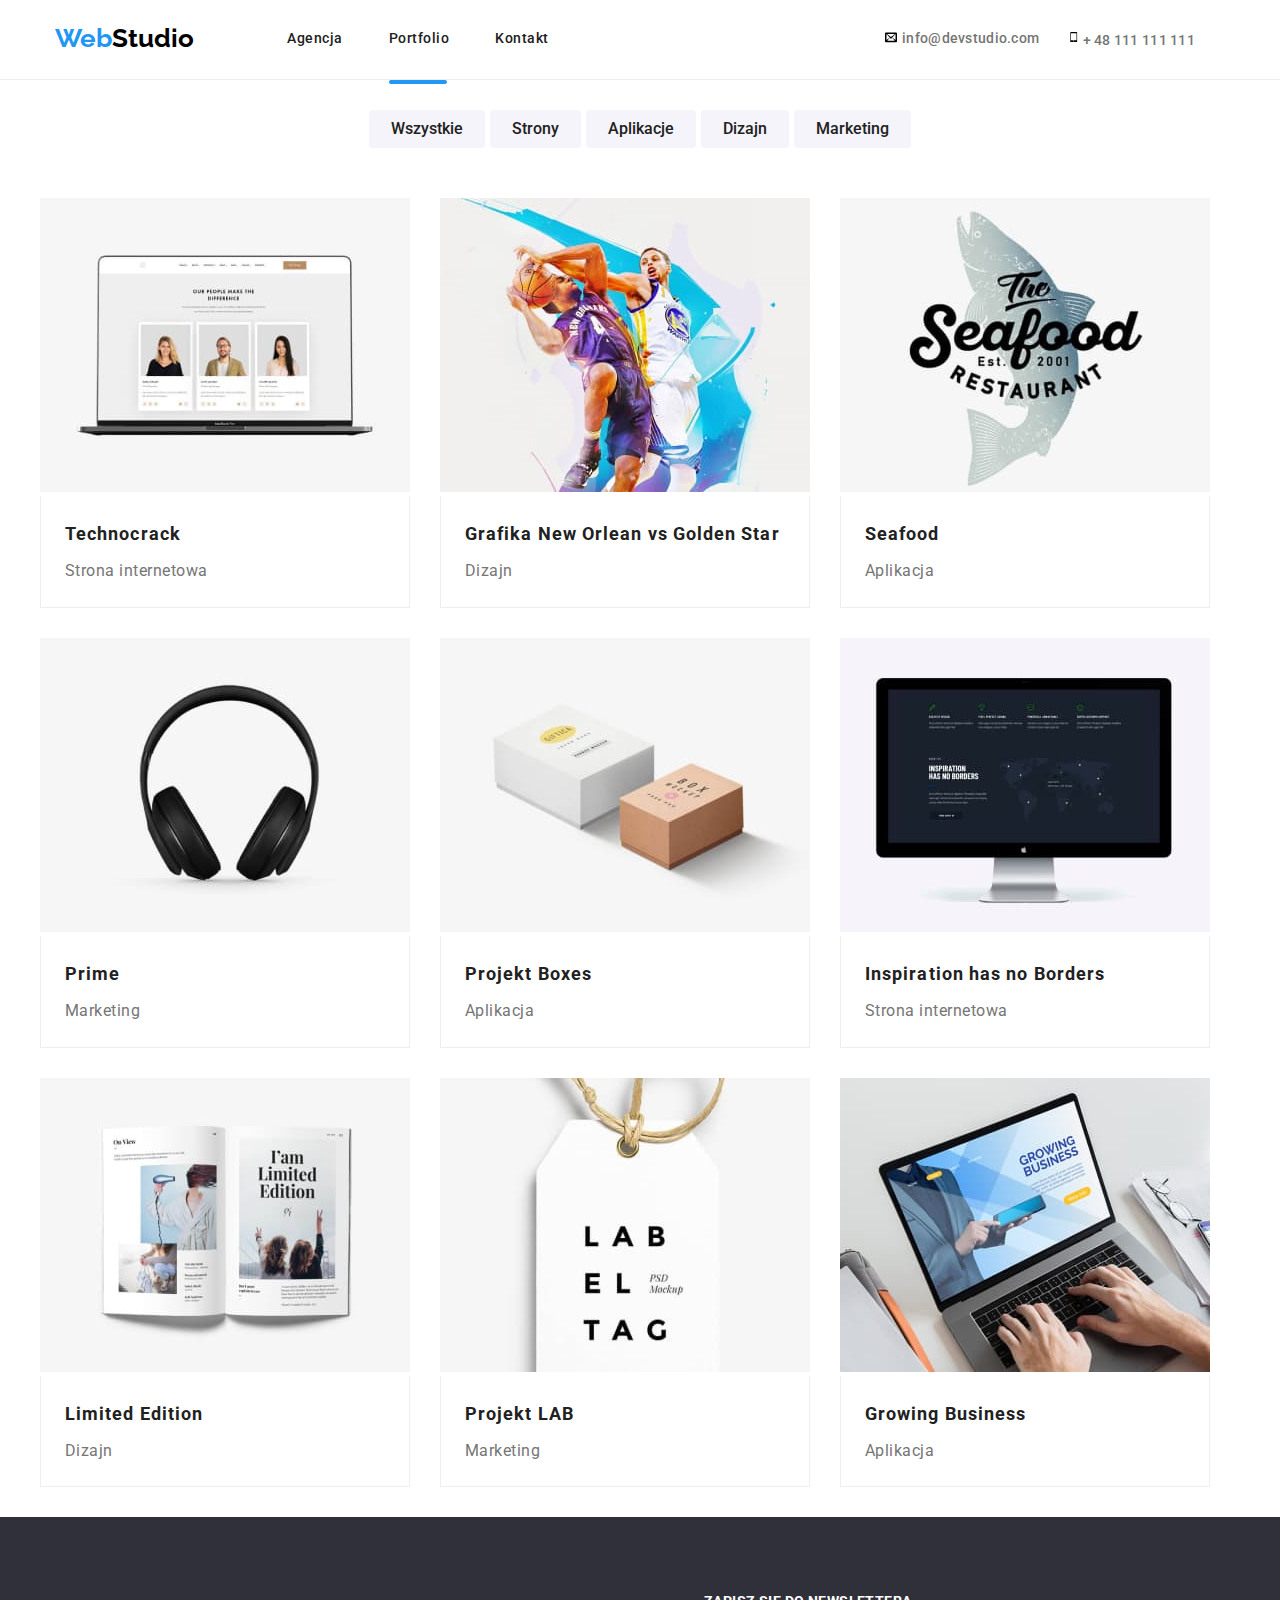
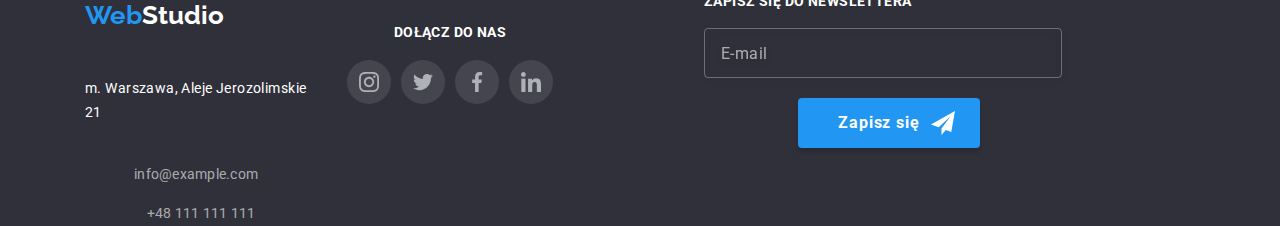
<file: portfolio.html>
<!DOCTYPE html>
<html lang="en">
  <head>
    <meta charset="UTF-8" />
    <meta http-equiv="X-UA-Compatible" content="ie=edge" />
    <meta name="viewport" content="width=device-width, initial-scale=1.0" />
    <title>Portfolio</title>

    <link
      rel="stylesheet"
      href="https://cdnjs.cloudflare.com/ajax/libs/modern-normalize/1.0.0/modern-normalize.min.css"
    />
    <link rel="stylesheet" href="./css/main.min.css" />

    <link rel="preconnect" href="https://fonts.googleapis.com" />
    <link rel="preconnect" href="https://fonts.gstatic.com" crossorigin />
    <link
      href="https://fonts.googleapis.com/css2?family=Raleway:wght@700&family=Roboto:ital,wght@0,500;0,900;1,400;1,700&display=swap"
      rel="stylesheet"
    />
  </head>

  <body class="body">
    <header class="header-area">
      <div class="container site-bar">
        <nav class="main-navigation">
          <a class="logo logo--first" href="index.html"
            >Web<span class="logo logo--second-header">Studio</span></a
          >
          <ul class="main-navigation__list">
            <li>
              <a class="main-navigation__item" href="index.html">Agencja</a>
            </li>
            <li>
              <a
                class="main-navigation__item main-navigation__item--portfolio"
                href="portfolio.html"
                >Portfolio</a
              >
            </li>
            <li>
              <a class="main-navigation__item" href="/Kontakt">Kontakt</a>
            </li>
          </ul>
        </nav>
        <ul class="main-contact">
          <li>
            <a class="main-contact__data" href="mailto:info@devstudio.com">
              <svg width="16" height="12" class="main-contact__icon">
                <use href="./Images/symbol-defs.svg#icon-envelop"></use>
              </svg>
              info@devstudio.com</a
            >
          </li>
          <li>
            <a
              class="main-contact__data main-contact__telephone-margin"
              href="tel:+48111111111"
            >
              <svg width="10" height="16" class="main-contact__icon">
                <use href="./Images/symbol-defs.svg#icon-mobile2"></use>
              </svg>
              + 48 111 111 111</a
            >
          </li>
        </ul>
      </div>
    </header>

    <main>
      <div class="container section">
        <div class="buttons-area">
          <button type="button" class="buttons-area__btn">Wszystkie</button>
          <button type="button" class="buttons-area__btn">Strony</button>
          <button type="button" class="buttons-area__btn">Aplikacje</button>
          <button type="button" class="buttons-area__btn">Dizajn</button>
          <button type="button" class="buttons-area__btn">Marketing</button>
        </div>

        <ul class="projects-img">
          <li>
            <figure>
              <div class="projects-img__box">
                <img
                  src="Images/technocrack.jpg"
                  alt="techno"
                  width="370"
                  height="294"
                />
                <div class="projects-img__box-overlay">
                  <p class="projects-img__text">
                    Technocrack jest popularną platformą wykorzystywaną do
                    rozpowszechniania koronawirusa. Firmy wykorzystują tę
                    platformę do celów szpiegowskich i ataków na
                    niezabezpieczone serwery konkurencji
                  </p>
                </div>
              </div>
              <figcaption class="projects-img__fig">
                <h4 class="projects-img__title">Technocrack</h4>
                <p class="projects-img__type">Strona internetowa</p>
              </figcaption>
            </figure>
          </li>

          <li>
            <figure>
              <div class="projects-img__box">
                <img
                  src="Images/grafikaneworlean.jpg"
                  alt="neworlean"
                  width="370"
                  height="294"
                />
                <div class="projects-img__box-overlay">
                  <p class="projects-img__text">
                    Technocrack jest popularną platformą wykorzystywaną do
                    rozpowszechniania koronawirusa. Firmy wykorzystują tę
                    platformę do celów szpiegowskich i ataków na
                    niezabezpieczone serwery konkurencji
                  </p>
                </div>
              </div>
              <figcaption class="projects-img__fig">
                <h4 class="projects-img__title">
                  Grafika New Orlean vs Golden Star
                </h4>
                <p class="projects-img__type">Dizajn</p>
              </figcaption>
            </figure>
          </li>

          <li>
            <figure>
              <div class="projects-img__box">
                <img
                  src="Images/restauracja.jpg"
                  alt="restauracja"
                  width="370"
                  height="294"
                />
                <div class="projects-img__box-overlay">
                  <p class="projects-img__text">
                    Technocrack jest popularną platformą wykorzystywaną do
                    rozpowszechniania koronawirusa. Firmy wykorzystują tę
                    platformę do celów szpiegowskich i ataków na
                    niezabezpieczone serwery konkurencji
                  </p>
                </div>
              </div>
              <figcaption class="projects-img__fig">
                <h4 class="projects-img__title">Seafood</h4>
                <p class="projects-img__type">Aplikacja</p>
              </figcaption>
            </figure>
          </li>

          <li>
            <figure>
              <div class="projects-img__box">
                <img
                  src="Images/projektprime.jpg"
                  alt="projektprime"
                  width="370"
                  height="294"
                />
                <div class="projects-img__box-overlay">
                  <p class="projects-img__text">
                    Technocrack jest popularną platformą wykorzystywaną do
                    rozpowszechniania koronawirusa. Firmy wykorzystują tę
                    platformę do celów szpiegowskich i ataków na
                    niezabezpieczone serwery konkurencji
                  </p>
                </div>
              </div>
              <figcaption class="projects-img__fig">
                <h4 class="projects-img__title">Prime</h4>
                <p class="projects-img__type">Marketing</p>
              </figcaption>
            </figure>
          </li>

          <li>
            <figure>
              <div class="projects-img__box">
                <img
                  src="Images/projektboxes.jpg"
                  alt="boxes"
                  width="370"
                  height="294"
                />
                <div class="projects-img__box-overlay">
                  <p class="projects-img__text">
                    Technocrack jest popularną platformą wykorzystywaną do
                    rozpowszechniania koronawirusa. Firmy wykorzystują tę
                    platformę do celów szpiegowskich i ataków na
                    niezabezpieczone serwery konkurencji
                  </p>
                </div>
              </div>
              <figcaption class="projects-img__fig">
                <h4 class="projects-img__title">Projekt Boxes</h4>
                <p class="projects-img__type">Aplikacja</p>
              </figcaption>
            </figure>
          </li>

          <li>
            <figure>
              <div class="projects-img__box">
                <img
                  src="Images/inspiration.jpg"
                  alt="inspiration"
                  width="370"
                  height="294"
                />
                <div class="projects-img__box-overlay">
                  <p class="projects-img__text">
                    Technocrack jest popularną platformą wykorzystywaną do
                    rozpowszechniania koronawirusa. Firmy wykorzystują tę
                    platformę do celów szpiegowskich i ataków na
                    niezabezpieczone serwery konkurencji
                  </p>
                </div>
              </div>
              <figcaption class="projects-img__fig">
                <h4 class="projects-img__title">Inspiration has no Borders</h4>
                <p class="projects-img__type">Strona internetowa</p>
              </figcaption>
            </figure>
          </li>

          <li>
            <figure>
              <div class="projects-img__box">
                <img
                  src="Images/magazyn.jpg"
                  alt="magazyn"
                  width="370"
                  height="294"
                />
                <div class="projects-img__box-overlay">
                  <p class="projects-img__text">
                    Technocrack jest popularną platformą wykorzystywaną do
                    rozpowszechniania koronawirusa. Firmy wykorzystują tę
                    platformę do celów szpiegowskich i ataków na
                    niezabezpieczone serwery konkurencji
                  </p>
                </div>
              </div>
              <figcaption class="projects-img__fig">
                <h4 class="projects-img__title">Limited Edition</h4>
                <p class="projects-img__type">Dizajn</p>
              </figcaption>
            </figure>
          </li>

          <li>
            <figure>
              <div class="projects-img__box">
                <img
                  src="Images/projektlab.jpg"
                  alt="projektlab"
                  width="370"
                  height="294"
                />
                <div class="projects-img__box-overlay">
                  <p class="projects-img__text">
                    Technocrack jest popularną platformą wykorzystywaną do
                    rozpowszechniania koronawirusa. Firmy wykorzystują tę
                    platformę do celów szpiegowskich i ataków na
                    niezabezpieczone serwery konkurencji
                  </p>
                </div>
              </div>
              <figcaption class="projects-img__fig">
                <h4 class="projects-img__title">Projekt LAB</h4>
                <p class="projects-img__type">Marketing</p>
              </figcaption>
            </figure>
          </li>

          <li>
            <figure>
              <div class="projects-img__box">
                <img
                  src="Images/growingbusiness.jpg"
                  alt="business"
                  width="370"
                  height="294"
                />
                <div class="projects-img__box-overlay">
                  <p class="projects-img__text">
                    Technocrack jest popularną platformą wykorzystywaną do
                    rozpowszechniania koronawirusa. Firmy wykorzystują tę
                    platformę do celów szpiegowskich i ataków na
                    niezabezpieczone serwery konkurencji
                  </p>
                </div>
              </div>
              <figcaption class="projects-img__fig">
                <h4 class="projects-img__title">Growing Business</h4>
                <p class="projects-img__type">Aplikacja</p>
              </figcaption>
            </figure>
          </li>
        </ul>
      </div>
    </main>

    <footer class="footer">
      <div class="container footer__info">
        <div class="footer__info-adress">
          <a class="logo logo--first" href="index.html"
            >Web<span class="logo logo--second-footer">Studio</span></a
          >

          <address class="footer__adress">
            <p class="footer__adress-text">
              m. Warszawa, Aleje Jerozolimskie 21
            </p>
            <br />
            <a href="mailto:info@example.com" class="footer__adress-email">
              info@example.com</a
            >
            <a href="tel:+48111111111" class="footer__adress-telephone">
              +48 111 111 111</a
            >
          </address>
        </div>
        <div class="footer__socials">
          <h4 class="footer__socials-title">DOŁĄCZ DO NAS</h4>
          <ul class="social-media">
            <li class="social-media__item social-media__item--background">
              <svg width="20" height="20">
                <use href="./Images/symbol-defs.svg#icon-instagram-2"></use>
              </svg>
            </li>
            <li class="social-media__item social-media__item--background">
              <svg width="20" height="20">
                <use href="./Images/symbol-defs.svg#icon-twitter-1"></use>
              </svg>
            </li>
            <li class="social-media__item social-media__item--background">
              <svg width="20" height="20">
                <use href="./Images/symbol-defs.svg#icon-facebook-1"></use>
              </svg>
            </li>
            <li class="social-media__item social-media__item--background">
              <svg width="20" height="20">
                <use href="./Images/symbol-defs.svg#icon-linkedin-1"></use>
              </svg>
            </li>
          </ul>
        </div>
        <div class="footer-newsletter">
          <form class="footer-newsletter__form">
            <label>
              <span class="footer-newsletter__title"
                >ZAPISZ SIĘ DO NEWSLETTERA</span
              >
              <input
                type="email"
                name="email"
                placeholder="E-mail"
                required
                class="footer-newsletter__input"
              />
            </label>
            <button type="submit" class="footer-newsletter__button">
              Zapisz się
              <svg
                class="footer-newsletter__button-svg footer-newsletter__button-svg-position"
                width="24"
                height="24"
              >
                <use href="./Images/symbol-defs.svg#icon-icon-send"></use>
              </svg>
            </button>
          </form>
        </div>
      </div>
    </footer>
  </body>
</html>
</file>
<file: css/main.min.css>
*,*::before,*::after{-webkit-box-sizing:border-box;box-sizing:border-box;margin:0;padding:0}.body{font-family:"Roboto","Raleway",sans-serif;color:var(--main-color);max-width:1600px;margin-right:auto;margin-left:auto}.container{max-width:1200px;width:100%;margin-left:auto;margin-right:auto;padding:0 15px}.section{padding:30px 0}.logo{color:var(--accent-color);text-decoration:none;font-family:"Raleway";font-size:26px;font-weight:700}.logo--first{margin:24px 93px 25px 0}.logo--second-header{color:var(--black-color)}.logo--second-footer{font-family:"Raleway",sans-serif;color:var(--white-color)}.footer-logo{background-color:var(--background-dark-color);padding:60px 0}.logo--second-footer{text-decoration:none;font-family:"Raleway",sans-serif;font-size:26px;font-weight:700;color:var(--white-color)}.backdrop{position:fixed;left:0;top:0;width:100%;height:100%;background-color:rgba(0,0,0,.2)}.overlay-z{z-index:3}.is-hidden{opacity:0;visibility:hidden;pointer-events:none}.modal{position:absolute;width:100%;max-width:450px;left:50%;top:50%;background-color:var(--white-color);-webkit-transform:translate(-50%, -50%);transform:translate(-50%, -50%);-webkit-filter:drop-shadow(0px 4px 4px rgba(0, 0, 0, 0.25));filter:drop-shadow(0px 4px 4px rgba(0, 0, 0, 0.25));-webkit-transition:-webkit-transform 250ms cubic-bezier(0.4, 0, 0.2, 1);transition:-webkit-transform 250ms cubic-bezier(0.4, 0, 0.2, 1);transition:transform 250ms cubic-bezier(0.4, 0, 0.2, 1);transition:transform 250ms cubic-bezier(0.4, 0, 0.2, 1), -webkit-transform 250ms cubic-bezier(0.4, 0, 0.2, 1)}.modal__comment{margin-left:40px;font-family:"Roboto";font-style:normal;font-weight:400;font-size:14px;line-height:24px;letter-spacing:.03em;color:var(--descriptions-color)}.modal__close-btn{position:absolute;top:8px;right:8px;height:30px;width:30px;background-color:var(--white-color);border:1px solid rgba(0,0,0,.1019607843);border-radius:50%;cursor:pointer;-webkit-transition:color 250ms cubic-bezier(0.4, 0, 0.2, 1);transition:color 250ms cubic-bezier(0.4, 0, 0.2, 1)}.modal__close-btn:hover{color:var(--white-color);background-color:var(--accent-color)}.modal__title{font-family:"Roboto";font-style:normal;font-weight:700;font-size:20px;line-height:23px;text-align:center;letter-spacing:.03em;color:var(--main-color);margin:40px 40px 12px 40px}.modal__form{display:-webkit-box;display:-ms-flexbox;display:flex;-webkit-box-orient:vertical;-webkit-box-direction:normal;-ms-flex-direction:column;flex-direction:column}.modal__icon{position:absolute;top:29px;left:50px}.modal__type-name{font-weight:400;font-size:12px;line-height:14px;letter-spacing:.01em;color:var(--descriptions-color);display:block;margin-bottom:4px;margin-left:40px}.modal__checkbox{position:relative}.modal__links{-webkit-text-decoration-line:underline;text-decoration-line:underline;color:var(--accent-color)}.modal__send-button{width:200px;height:50px;background:var(--accent-color);-webkit-box-shadow:0px 4px 4px rgba(0,0,0,.15);box-shadow:0px 4px 4px rgba(0,0,0,.15);border-radius:4px;border:none;color:var(--white-color);cursor:pointer;margin-left:164px;margin-bottom:40px;margin-top:20px}.modal__blanks{position:relative;width:100%;margin:0 0 20px;-webkit-transition:fill 250ms cubic-bezier(0.4, 0, 0.2, 1);transition:fill 250ms cubic-bezier(0.4, 0, 0.2, 1)}.modal__blanks:hover{fill:var(--accent-color)}.modal__blanks:focus{fill:var(--accent-color)}.modal__input{display:block;width:100%;height:40px;border:1px solid rgba(33,33,33,.2);border-radius:4px;margin-bottom:28px;outline:none;margin:0px 40px;padding:12px 42px;-webkit-transition:border 250ms cubic-bezier(0.4, 0, 0.2, 1);transition:border 250ms cubic-bezier(0.4, 0, 0.2, 1)}.modal__input:focus-within{border-color:var(--accent-color)}.modal__input:hover{border-color:var(--accent-color)}.modal__text-area{width:100%;height:120px;border:1px solid rgba(33,33,33,.2);border-radius:4px;resize:none;padding:12px 16px;margin-left:40px;outline:none;-webkit-transition:border 250ms cubic-bezier(0.4, 0, 0.2, 1);transition:border 250ms cubic-bezier(0.4, 0, 0.2, 1)}.modal__text-area:focus-within{border-color:var(--accent-color)}.modal__text-area:hover{border-color:var(--accent-color)}.modal__text-area::-webkit-input-placeholder{font-family:"Roboto";font-style:normal;font-weight:400;font-size:12px;line-height:14px;letter-spacing:.01em;color:rgba(117,117,117,.5019607843)}.modal__text-area::-moz-placeholder{font-family:"Roboto";font-style:normal;font-weight:400;font-size:12px;line-height:14px;letter-spacing:.01em;color:rgba(117,117,117,.5019607843)}.modal__text-area:-ms-input-placeholder{font-family:"Roboto";font-style:normal;font-weight:400;font-size:12px;line-height:14px;letter-spacing:.01em;color:rgba(117,117,117,.5019607843)}.modal__text-area::-ms-input-placeholder{font-family:"Roboto";font-style:normal;font-weight:400;font-size:12px;line-height:14px;letter-spacing:.01em;color:rgba(117,117,117,.5019607843)}.modal__text-area::placeholder{font-family:"Roboto";font-style:normal;font-weight:400;font-size:12px;line-height:14px;letter-spacing:.01em;color:rgba(117,117,117,.5019607843)}.modal__accept{font-family:"Roboto";font-style:normal;font-weight:400;font-size:14px;line-height:24px;letter-spacing:.03em;color:var(--descriptions-color);margin-left:77px}.modal__user-policy::before{position:absolute;content:"";display:block;width:16px;height:16px;border:2px solid #000;border-radius:4px;top:4px;left:54px}.modal__policy{font-family:"Roboto";font-style:normal;font-weight:400;font-size:14px;line-height:24px;letter-spacing:.03em;color:var(--descriptions-color);position:absolute}.modal__policy:checked+.modal__user-policy::before{background-color:var(--accent-color);border:none;background-image:url(../Images/Checked.svg);background-repeat:no-repeat;background-position:center;-webkit-transition-property:background-color;transition-property:background-color;-webkit-transition-duration:250ms;transition-duration:250ms;-webkit-transition-timing-function:cubic-bezier(0.4, 0, 0.2, 1);transition-timing-function:cubic-bezier(0.4, 0, 0.2, 1)}.visually-hidden{position:absolute !important;overflow:hidden !important;clip:rect(0 0 0 0) !important;height:1px !important;width:1px !important;margin:-1px !important;padding:0 !important;border:0 !important}@media screen and (max-width: 767px){.main-navigation__list{display:none}.main-contact{display:none}}@media screen and (min-width: 768px){.main-contact{display:block;list-style:none}.site-bar{display:-webkit-box;display:-ms-flexbox;display:flex;-webkit-box-align:center;-ms-flex-align:center;align-items:center;-webkit-box-pack:justify;-ms-flex-pack:justify;justify-content:space-between}.header-area{background-color:var(--white-color);border-bottom:1px solid #ececec}}@media screen and (min-width: 1200px){.main-contact{display:-webkit-box;display:-ms-flexbox;display:flex;list-style:none}.header-area{background-color:var(--white-color);border-bottom:1px solid #ececec}.site-bar{display:-webkit-box;display:-ms-flexbox;display:flex;-webkit-box-align:center;-ms-flex-align:center;align-items:center;-webkit-box-pack:justify;-ms-flex-pack:justify;justify-content:space-between}}.main-navigation{display:-webkit-box;display:-ms-flexbox;display:flex;-webkit-box-align:center;-ms-flex-align:center;align-items:center}.main-navigation__list{display:-webkit-box;display:-ms-flexbox;display:flex;list-style:none}.main-navigation__item{position:relative;color:var(--main-color);font-weight:500;font-size:14px;vertical-align:top;letter-spacing:.5px;margin-right:46px;text-decoration:none;-webkit-transition-property:color;transition-property:color;-webkit-transition-duration:250ms;transition-duration:250ms;-webkit-transition-timing-function:cubic-bezier(0.4, 0, 0.2, 1);transition-timing-function:cubic-bezier(0.4, 0, 0.2, 1)}.main-navigation__item:hover,.main-navigation__item:focus{color:var(--accent-color)}.main-navigation__item--agency::after{content:"";position:absolute;background:var(--accent-color);border-radius:2px;width:53px;height:4px;left:0;top:57px}.main-navigation__item-margin{margin-right:50px}.main-contact__data{font-family:"Roboto";font-style:normal;font-weight:500;font-size:14px;line-height:16px;letter-spacing:.02em;color:var(--descriptions-color);text-decoration:none;margin-right:30px}.main-contact__data:hover,.main-contact__data:focus{color:var(--accent-color);fill:var(--accent-color)}.main-contact__data__telephone-margin{margin-right:10px}.main-contact__data__icon{height:14px;width:18px;margin-right:10px;-webkit-transition-property:fill;transition-property:fill;-webkit-transition-duration:250ms;transition-duration:250ms;-webkit-transition-timing-function:cubic-bezier(0.4, 0, 0.2, 1);transition-timing-function:cubic-bezier(0.4, 0, 0.2, 1)}.main-site{background:url(../Images/background-image-mobile.png);background-repeat:no-repeat;padding:118px 0}@media(min-device-pixel-ratio: 2),(-webkit-min-device-pixel-ratio: 2),(min-resolution: 192dpi),(min-resolution: 2ddpx){.main-site .main-site{background:url(../Images/background-image-mobile.png);background-repeat:no-repeat}}.main-site__caption{color:var(--white-color);font-size:26px;font-weight:900;line-height:1.4;text-align:center;vertical-align:top;letter-spacing:3px;padding-bottom:30px}.main-site__button{color:var(--white-color);background-color:var(--accent-color);border:none;font-weight:700;font-size:16px;text-align:center;line-height:1.9;cursor:pointer;border-radius:4px;-webkit-box-shadow:0px 4px 4px rgba(0,0,0,.15);box-shadow:0px 4px 4px rgba(0,0,0,.15);display:block;padding:10px 42px;margin-right:auto;margin-left:auto}@media screen and (min-width: 768px){.main-site{background:url(../Images/background-image-tablet.jpg);background-repeat:no-repeat}.main-site__caption{font-size:44px}}@media screen and (min-width: 768px)and (min-device-pixel-ratio: 2),screen and (min-width: 768px)and (-webkit-min-device-pixel-ratio: 2),screen and (min-width: 768px)and (min-resolution: 192dpi),screen and (min-width: 768px)and (min-resolution: 2dppx){.main-site .main-site{background:url(../Images/background-image-tablet@2x.jpg);background-repeat:no-repeat}.main-site .main-site__caption{font-size:44px}}@media screen and (min-width: 1200px){.main-site{background:url(../Images/background-image-desktop.jpg);background-repeat:no-repeat;padding:200px 200px}.main-site__caption{font-size:44px}}@media screen and (min-width: 1200px)and (min-device-pixel-ratio: 2),screen and (min-width: 1200px)and (-webkit-min-device-pixel-ratio: 2),screen and (min-width: 1200px)and (min-resolution: 192dpi),screen and (min-width: 1200px)and (min-resolution: 2dppx){.main-site .main-site{background:url(../Images/background-image-desktop@2x.jpg);background-repeat:no-repeat}.main-site .main-site__caption{font-size:44px}}.section-list{list-style:none;display:-webkit-box;display:-ms-flexbox;display:flex;-ms-flex-wrap:wrap;flex-wrap:wrap}.section-list__image{display:-webkit-box;display:-ms-flexbox;display:flex;max-width:450px;height:120px;-webkit-box-pack:center;-ms-flex-pack:center;justify-content:center;-webkit-box-align:center;-ms-flex-align:center;align-items:center;margin-bottom:30px;border-radius:4px;background-color:var(--background-light-color)}.section-list__title{font-size:14px;font-weight:700;line-height:auto;text-transform:uppercase;letter-spacing:.3px;margin-bottom:10px}.section-list__text{color:var(--descriptions-color);font-size:14px;line-height:1.7;letter-spacing:.3px}.section-list__item{padding:0 15px}@media screen and (min-width: 768px){.section-list{max-width:100%}.section-list__title{text-align:left}.section-list__text{width:100%}.section-list .section-list__item{width:50%}}@media screen and (min-width: 1200px){.section-list__image{width:100%;max-width:100%}.section-list__text{width:100%;max-width:100%}.section-list{width:100%;max-width:100%}.section-list__item{width:100%;max-width:270px;padding:0px}}@media screen and (max-width: 1119px){.section-jobs{display:none}}@media screen and (min-width: 1200px){.section-jobs__title{font-size:36px;font-weight:700;text-align:center;line-height:42.2px;padding-bottom:50px}.section-jobs__list{list-style-type:none;display:-webkit-box;display:-ms-flexbox;display:flex;gap:30px}.section-jobs__type{font-family:"Roboto";font-style:normal;font-weight:700;font-size:14px;line-height:16px;text-align:center;letter-spacing:.03em;text-transform:uppercase;color:var(--white-color);padding-top:27px;padding-bottom:27px}.section-jobs__item{position:relative}.section-jobs__item--bcground{position:absolute;width:100%;top:224px;background-color:#2f303a;opacity:.8;border:1px #000 solid;z-index:1}}@media screen and (max-width: 767px){.section-team__img{width:calc(100vw - 30px);max-width:450px}}.section-team{background-color:var(--background-light-color)}.section-team__caption{font-weight:700;font-size:36px;line-height:auto;text-align:center;vertical-align:top;letter-spacing:.03em;padding-bottom:50px;padding-top:94px}.section-team__list{list-style:none;display:-webkit-box;display:-ms-flexbox;display:flex;gap:30px;padding-bottom:94px;-ms-flex-wrap:wrap;flex-wrap:wrap}.section-team__worker{background-color:var(--white-color);-webkit-box-shadow:0px 1px 3px rgba(0,0,0,.12),0px 1px 1px rgba(0,0,0,.14),0px 2px 1px rgba(0,0,0,.2);box-shadow:0px 1px 3px rgba(0,0,0,.12),0px 1px 1px rgba(0,0,0,.14),0px 2px 1px rgba(0,0,0,.2);border-bottom-right-radius:4px;border-bottom-left-radius:4px}.section-team__img{display:block;max-height:100%;height:auto}.section-team__name{font-size:16px;font-weight:500;text-align:center;line-height:1.2;letter-spacing:.03em;padding-top:30px;padding-bottom:10px}.section-team__profession{color:var(--descriptions-color);font-size:16px;text-align:center;letter-spacing:.03em;padding-bottom:30px}@media screen and (min-width: 768px){.section-team__img{width:100%}.section-team__item{width:calc((100% - 30px)/2)}}@media screen and (min-width: 1200px){.section-team__img{width:100%;height:260px}.social-media{padding-bottom:18px}.section-team__item{width:calc((100% - 90px)/4)}}.section-clients__caption{font-family:Roboto;font-size:36px;font-weight:700;line-height:42.19px;text-align:center;letter-spacing:.03em;margin-bottom:50px}.section-clients__list{list-style:none;display:-webkit-box;display:-ms-flexbox;display:flex;gap:30px;fill:var(--client-list-color);-ms-flex-wrap:wrap;flex-wrap:wrap;padding:0 15px;-webkit-box-pack:justify;-ms-flex-pack:justify;justify-content:space-between}.section-clients__logo{width:calc((100vw - 15px - 30px - 15px)/2);max-width:210px;height:92px;border:1px solid var(--client-list-color);border-radius:4px;-webkit-box-pack:center;-ms-flex-pack:center;justify-content:center;-webkit-box-align:center;-ms-flex-align:center;align-items:center;display:-webkit-box;display:-ms-flexbox;display:flex;padding-left:32px;padding-right:32px;padding-top:17.71px;padding-bottom:14.25px;-webkit-transition-property:fill;transition-property:fill;-webkit-transition-duration:250ms;transition-duration:250ms;-webkit-transition-timing-function:cubic-bezier(0.4, 0, 0.2, 1);transition-timing-function:cubic-bezier(0.4, 0, 0.2, 1)}.section-clients__logo:hover,.section-clients__logo:focus{border:1px solid var(--accent-color);fill:var(--accent-color);cursor:pointer}@media screen and (min-width: 768px){.section-clients__logo{width:calc((100% - 30px - 30px)/3);max-width:100%}}@media screen and (min-width: 1200px){.section-clients__logo{width:100%;max-width:170px}}.footer{background-color:var(--background-dark-color);justify-items:center;display:-webkit-box;display:-ms-flexbox;display:flex;-webkit-box-orient:vertical;-webkit-box-direction:normal;-ms-flex-direction:column;flex-direction:column;-ms-flex-wrap:wrap;flex-wrap:wrap;-webkit-box-align:center;-ms-flex-align:center;align-items:center}.footer__info{-webkit-box-align:center;-ms-flex-align:center;align-items:center}.footer__info-adress{display:-webkit-box;display:-ms-flexbox;display:flex;-webkit-box-orient:vertical;-webkit-box-direction:normal;-ms-flex-direction:column;flex-direction:column;-webkit-box-align:center;-ms-flex-align:center;align-items:center;margin-top:60px}.footer .footer__socials{display:-webkit-box;display:-ms-flexbox;display:flex;-webkit-box-orient:vertical;-webkit-box-direction:normal;-ms-flex-direction:column;flex-direction:column;-webkit-box-align:center;-ms-flex-align:center;align-items:center;margin-bottom:60px;margin-top:60px}.footer__socials-title{font-family:Roboto;font-size:14px;font-weight:700;line-height:16px;letter-spacing:.03em;text-transform:uppercase;color:var(--white-color);margin-bottom:20px;margin-top:15px}.footer__adress{display:-webkit-box;display:-ms-flexbox;display:flex;-webkit-box-orient:vertical;-webkit-box-direction:normal;-ms-flex-direction:column;flex-direction:column;-webkit-box-align:center;-ms-flex-align:center;align-items:center;color:var(--white-color);font-size:14px;font-weight:400;font-style:normal;text-decoration:none;line-height:1.7;vertical-align:top;letter-spacing:.25px;padding-top:20px;text-align:center;display:flex;flex-direction:column}.footer__adress-text{font-style:normal;font-size:14px;line-height:24px;letter-spacing:.03em;margin-bottom:6px}.footer__adress-email{margin-right:10px;margin-bottom:6px}.footer__adress-email,.footer__adress-telephone{text-decoration:none;color:var(--grey-color);font-style:normal;font-size:14px;font-weight:400;line-height:1.7;vertical-align:top;letter-spacing:.25px;-webkit-transition-property:color;transition-property:color;-webkit-transition-duration:250ms;transition-duration:250ms;-webkit-transition-timing-function:cubic-bezier(0.4, 0, 0.2, 1);transition-timing-function:cubic-bezier(0.4, 0, 0.2, 1)}.footer__adress-email:focus,.footer__adress-email:hover,.footer__adress-telephone:focus,.footer__adress-telephone:hover{color:var(--accent-color)}.footer-newsletter{display:-webkit-box;display:-ms-flexbox;display:flex;-webkit-box-orient:vertical;-webkit-box-direction:normal;-ms-flex-direction:column;flex-direction:column;-webkit-box-align:center;-ms-flex-align:center;align-items:center;-webkit-box-pack:justify;-ms-flex-pack:justify;justify-content:space-between;width:100%}.footer-newsletter__form{display:-webkit-box;display:-ms-flexbox;display:flex;-webkit-box-orient:vertical;-webkit-box-direction:normal;-ms-flex-direction:column;flex-direction:column;-webkit-box-pack:center;-ms-flex-pack:center;justify-content:center;-webkit-box-align:center;-ms-flex-align:center;align-items:center;width:100%}.footer-newsletter__label{display:-webkit-box;display:-ms-flexbox;display:flex;-webkit-box-orient:vertical;-webkit-box-direction:normal;-ms-flex-direction:column;flex-direction:column;-webkit-box-align:center;-ms-flex-align:center;align-items:center;width:100%}.footer-newsletter__input{font-weight:400;font-size:16px;line-height:20px;max-width:calc(100vw - 15px - 15px);width:100%;height:50px;padding:15px 16px;border:1px solid rgba(255,255,255,.3);-webkit-filter:drop-shadow(0px 4px 4px rgba(0, 0, 0, 0.15));filter:drop-shadow(0px 4px 4px rgba(0, 0, 0, 0.15));border-radius:4px;background-color:rgba(33,150,243,0);outline:none;-webkit-transition:border 250ms cubic-bezier(0.4, 0, 0.2, 1);transition:border 250ms cubic-bezier(0.4, 0, 0.2, 1)}.footer-newsletter__input:focus-within .footer-newsletter__input:hover{border-color:var(--accent-color)}.footer-newsletter__input::-webkit-input-placeholder{font-size:16px;line-height:20px;letter-spacing:.03em;color:rgba(255,255,255,.6)}.footer-newsletter__input::-moz-placeholder{font-size:16px;line-height:20px;letter-spacing:.03em;color:rgba(255,255,255,.6)}.footer-newsletter__input:-ms-input-placeholder{font-size:16px;line-height:20px;letter-spacing:.03em;color:rgba(255,255,255,.6)}.footer-newsletter__input::-ms-input-placeholder{font-size:16px;line-height:20px;letter-spacing:.03em;color:rgba(255,255,255,.6)}.footer-newsletter__input::placeholder{font-size:16px;line-height:20px;letter-spacing:.03em;color:rgba(255,255,255,.6)}.footer-newsletter__title{font-style:normal;font-weight:700;font-size:14px;line-height:14px;letter-spacing:.03em;color:var(--white-color);display:block;margin-bottom:20px}.footer-newsletter__button-svg-position{margin-left:24px;position:absolute;top:13px;right:25px;fill:var(--white-color)}.footer-newsletter__button{font-weight:700;font-size:16px;line-height:30px;letter-spacing:.06em;color:var(--white-color);padding:10px 28px 10px 42px;background-color:var(--accent-color);border:none;border-radius:4px;-webkit-box-shadow:0px 4px 4px rgba(0,0,0,.15);box-shadow:0px 4px 4px rgba(0,0,0,.15);cursor:pointer;position:relative;padding:10px 60px 10px 40px;margin-top:20px;margin-bottom:60px}.footer-newsletter__button:active{-webkit-box-shadow:0px 4px 4px 0px rgba(0,0,0,.3) inset;box-shadow:0px 4px 4px 0px rgba(0,0,0,.3) inset}@media screen and (min-width: 768px){.footer__info{display:-webkit-box;display:-ms-flexbox;display:flex;-ms-flex-wrap:wrap;flex-wrap:wrap}.footer__info-adress{width:calc((100vw - 30px)/2);max-width:603px;margin-left:30px;margin-right:30px}.footer-newsletter__form{margin-top:60px}.footer-newsletter__input{width:450px}.footer-newsletter__button{-webkit-box-pack:center;-ms-flex-pack:center;justify-content:center}}@media screen and (min-width: 1200px){.footer__info{-ms-flex-wrap:nowrap;flex-wrap:nowrap;-webkit-box-pack:justify;-ms-flex-pack:justify;justify-content:space-between}.footer__adress{text-align:left}.footer__adress-email{padding-top:9px}.footer__adress-telephone{padding-top:9px}.footer__info-adress{width:auto}.social-media{-webkit-box-pack:start;-ms-flex-pack:start;justify-content:flex-start}.footer-newsletter__form{display:-webkit-box;display:-ms-flexbox;display:flex}.footer-newsletter__input{width:358px;margin-right:12px;margin-left:0}.footer-newsletter__title{margin-left:0}}.main-navigation__item--portfolio::after{content:"";position:absolute;height:4px;width:58px;background:var(--accent-color);border-radius:2px;top:50px;left:0px}.buttons-area{display:-webkit-box;display:-ms-flexbox;display:flex;gap:5px;-webkit-box-pack:center;-ms-flex-pack:center;justify-content:center}.buttons-area__btn{background-color:var(--background-light-color);color:var(--main-color);border:none;font-size:16px;font-weight:500;text-align:center;line-height:1.63;vertical-align:top;padding:6px 22px;border-radius:4px;-webkit-transition-property:background-color;transition-property:background-color;-webkit-transition-duration:250ms;transition-duration:250ms;-webkit-transition-timing-function:cubic-bezier(0.4, 0, 0.2, 1);transition-timing-function:cubic-bezier(0.4, 0, 0.2, 1)}.buttons-area__btn:hover{background-color:var(--accent-color);color:var(--white-color);cursor:pointer;-webkit-box-shadow:0px 3px 1px rgba(0,0,0,.1),0px 1px 2px rgba(0,0,0,.08),0px 2px 2px rgba(0,0,0,.12);box-shadow:0px 3px 1px rgba(0,0,0,.1),0px 1px 2px rgba(0,0,0,.08),0px 2px 2px rgba(0,0,0,.12)}.buttons-area__btn:focus{background-color:var(--accent-color);fill:var(--white-color);cursor:pointer}.projects-img{list-style:none;display:-webkit-box;display:-ms-flexbox;display:flex;-ms-flex-wrap:wrap;flex-wrap:wrap;padding-top:50px;gap:30px}.projects-img__box{display:relative;overflow:hidden}.projects-img__fig{border-bottom:1px solid #eee;border-right:1px solid #eee;border-left:1px solid #eee}.projects-img__title{font-size:18px;font-weight:700;line-height:36px;vertical-align:top;letter-spacing:.06em;padding-top:20px;padding-bottom:4px;padding-left:24px}.projects-img__type{display:-webkit-box;display:-ms-flexbox;display:flex;color:var(--descriptions-color);font-size:16px;line-height:1.9;letter-spacing:.03em;padding-bottom:20px;padding-left:24px}.projects-img__box{position:relative;overflow:hidden}.projects-img__box-overlay{position:absolute;top:0;left:0;width:100%;height:100%;background-color:rgba(33,150,243,.8980392157);-webkit-transform:translateY(100%);transform:translateY(100%);-webkit-transition:-webkit-transform 250ms ease;transition:-webkit-transform 250ms ease;transition:transform 250ms ease;transition:transform 250ms ease, -webkit-transform 250ms ease}.projects-img__text{font-family:"Roboto";font-weight:400;font-size:18px;line-height:28px;letter-spacing:.03em;color:var(--white-color);padding-top:49px;padding-bottom:49px;padding-left:24px;padding-right:45px}.projects-img__box:hover .projects-img__box-overlay{-webkit-transform:translateY(0);transform:translateY(0)}.social-media{display:-webkit-box;display:-ms-flexbox;display:flex;gap:10px;-webkit-box-pack:center;-ms-flex-pack:center;justify-content:center;padding-bottom:30px}.social-media__item{width:44px;height:44px;display:-webkit-box;display:-ms-flexbox;display:flex;-webkit-box-pack:center;-ms-flex-pack:center;justify-content:center;-webkit-box-align:center;-ms-flex-align:center;align-items:center;border-radius:50%;fill:var(--client-list-color);-webkit-transition-property:background-color;transition-property:background-color;-webkit-transition-duration:250ms;transition-duration:250ms;-webkit-transition-timing-function:cubic-bezier(0.4, 0, 0.2, 1);transition-timing-function:cubic-bezier(0.4, 0, 0.2, 1);background-color:var()}.social-media__item:hover,.social-media__item:active{background-color:var(--accent-color);cursor:pointer;fill:var(--white-color)}.social-media__item--background{background:rgba(255,255,255,.1)}.mobile-header{display:-webkit-box;display:-ms-flexbox;display:flex;-webkit-box-pack:justify;-ms-flex-pack:justify;justify-content:space-between;-webkit-box-align:center;-ms-flex-align:center;align-items:center;padding-top:10px;padding-bottom:10px;border-bottom:1px solid #ececec}.menu-toggle{display:-webkit-box;display:-ms-flexbox;display:flex;min-height:40px;min-width:40px;-webkit-box-align:center;-ms-flex-align:center;align-items:center;-webkit-box-pack:center;-ms-flex-pack:center;justify-content:center;background-color:rgba(0,0,0,0);cursor:pointer;border:none;outline:none;color:var(--black-color)}.menu-toggle:hover,.menu-toggle:focus,.menu-toggle:active{color:var(--accent-color);background-color:rgba(0,0,0,0)}.menu-container{position:fixed;top:0;left:0;overflow:scroll;width:100vw;height:100vh;padding:48px 40px;background-color:var(--white-color);z-index:1000;-webkit-transform:translateX(100%);transform:translateX(100%);-webkit-transition:-webkit-transform 250ms ease-in-out;transition:-webkit-transform 250ms ease-in-out;transition:transform 250ms ease-in-out;transition:transform 250ms ease-in-out, -webkit-transform 250ms ease-in-out}.menu-container.is-open{-webkit-transform:translateX(0);transform:translateX(0)}.menu-container .menu-toggle:hover,.menu-container .menu-toggle:focus{color:var(--accent-color)}.mobile-menu{list-style:none}.mobile-menu__link{display:block;color:var(--black-color);text-decoration:none;font-size:40px;font-weight:500;line-height:1.175;letter-spacing:.02em;padding-top:32px}.mobile-menu__link--active{color:var(--accent-color)}.mobile-menu__link:hover,.mobile-menu__linkfocus{color:var(--accent-color)}.mobile-menu-contacts{margin-top:32px}.mobile-menu-contacts__link{text-decoration:none;letter-spacing:.02em;color:var(--descriptions-color)}.mobile-menu-contacts__link:hover,.mobile-menu-contacts__link:focus{color:var(--accent-color)}.mobile-menu-contacts__link[href="tel:+48111111111"]{color:var(--accent-color);line-height:1.176;font-size:34px;font-weight:500px}.mobile-menu-contacts__link[href="mailto:info@devstudio.com"]{display:block;padding-top:32px;font-size:24px;line-height:1.167;font-weight:28px}.mobile-menu-socials{display:-webkit-box;display:-ms-flexbox;display:flex;-ms-flex-wrap:wrap;flex-wrap:wrap;margin-top:40px}.mobile-menu-socials__link{padding-left:10px;padding-right:10px;font-weight:500;font-size:18px;text-decoration:none;line-height:1.222;letter-spacing:.02em;color:var(--accent-color)}@media(min-width: 768px){.menu-toggle{display:none}.menu-container{display:none}}.visually-hidden{position:absolute !important;overflow:hidden !important;clip:rect(0 0 0 0) !important;height:1px !important;width:1px !important;margin:-1px !important;padding:0 !important;border:0 !important}:root{--main-color: #212121;--accent-color: #2196f3;--descriptions-color: #757575;--background-dark-color: #2f303a;--background-light-color: #f5f4fa;--white-color: #ffffff;--black-color: #000000;--client-list-color: #AFB1B8;--grey-color: #ffffff99}/*# sourceMappingURL=main.min.css.map */
</file>
